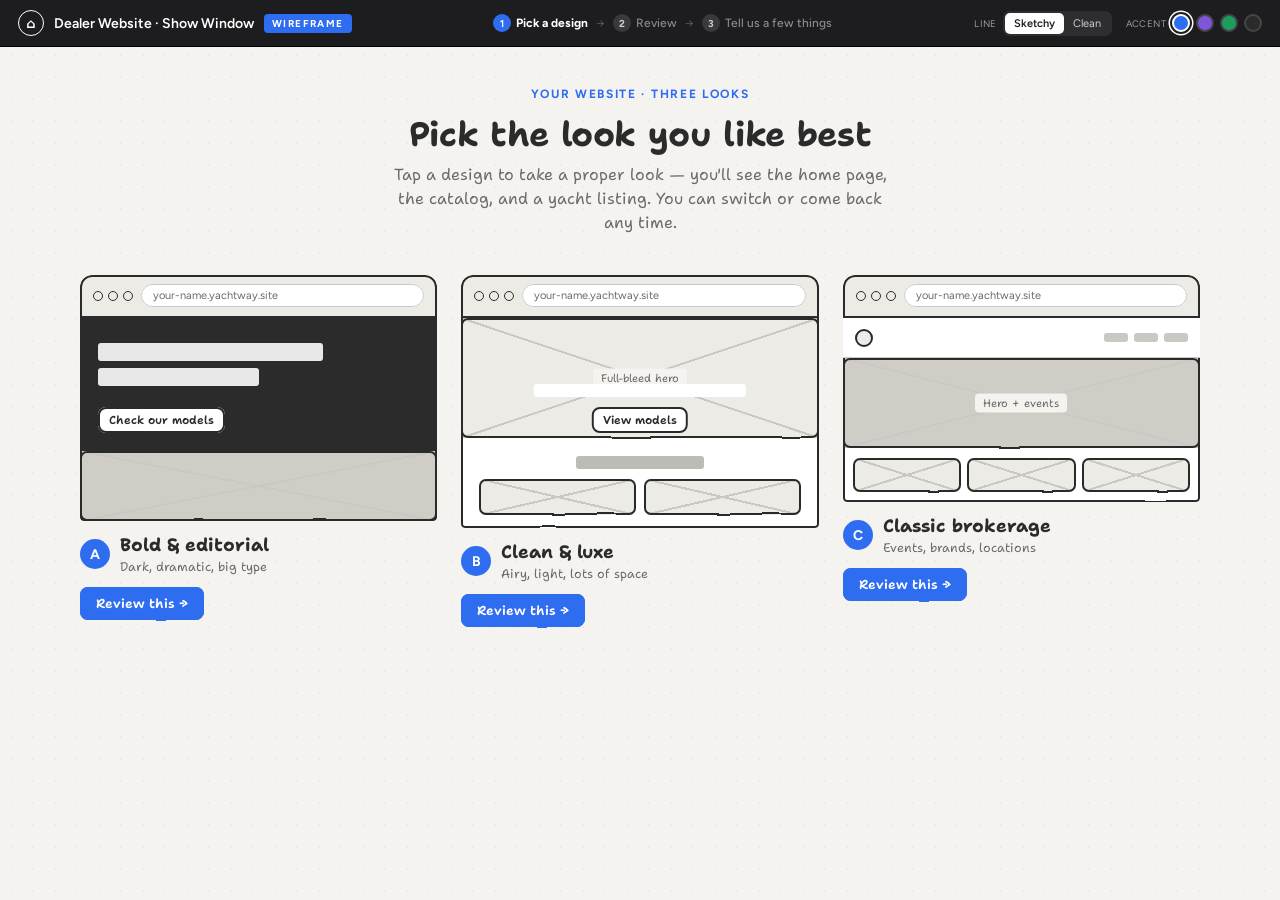
<file: Dealer Show Window Wireframe.html>
<!DOCTYPE html>
<html lang="en">
<head>
<meta charset="UTF-8">
<meta name="viewport" content="width=device-width, initial-scale=1.0">
<title>Dealer Show Window — Wireframe</title>
<link rel="stylesheet" href="wireframe.css">
</head>
<body class="sketch">

<svg class="filters" aria-hidden="true"><defs>
  <filter id="rough">
    <feTurbulence type="fractalNoise" baseFrequency="0.014" numOctaves="2" result="n"/>
    <feDisplacementMap in="SourceGraphic" in2="n" scale="2.2"/>
  </filter>
</defs></svg>

<!-- ============================ CHROME ============================ -->
<header class="chrome">
  <div class="chrome-top">
    <div class="brand">
      <span class="seal">⌂</span>
      <span>Dealer Website · Show Window</span>
      <span class="wf-pill">WIREFRAME</span>
    </div>
    <div class="crumbs">
      <span class="c on" data-crumb="pick"><span class="d">1</span>Pick a design</span>
      <span class="sep">→</span>
      <span class="c" data-crumb="review"><span class="d">2</span>Review</span>
      <span class="sep">→</span>
      <span class="c" data-crumb="config"><span class="d">3</span>Tell us a few things</span>
    </div>
    <div class="opts">
      <div class="grp"><span class="lab">Line</span>
        <div class="seg">
          <button data-line="sketch" class="on">Sketchy</button>
          <button data-line="clean">Clean</button>
        </div>
      </div>
      <div class="grp"><span class="lab">Accent</span>
        <button class="sw on" data-accent="blue" style="background:#2f6df0"></button>
        <button class="sw" data-accent="purple" style="background:#7F56D9"></button>
        <button class="sw" data-accent="green" style="background:#1b9e5a"></button>
        <button class="sw" data-accent="ink" style="background:#2b2b2b"></button>
      </div>
    </div>
  </div>
</header>

<main class="canvas">

<!-- ============================ STAGE 1 · PICK ============================ -->
<section id="pick" class="stage on">
  <div class="pick-wrap">
    <div class="eyebrow">Your website · three looks</div>
    <h1>Pick the look you like best</h1>
    <p class="sub">Tap a design to take a proper look — you'll see the home page, the catalog, and a yacht listing. You can switch or come back any time.</p>

    <div class="pick-grid">

      <!-- A -->
      <div class="pick-card" data-pick="A">
        <div class="browser">
          <div class="topbar"><div class="dots"><i></i><i></i><i></i></div><div class="urlpill">your-name.yachtway.site</div></div>
          <div class="screen" style="max-height:210px">
            <div style="background:#2b2b2b;color:#eee;padding:18px;min-height:130px;position:relative">
              <div class="bar t" style="height:18px;width:70%;background:#e8e8e8;font-style:italic"></div>
              <div class="bar t" style="height:18px;width:50%;background:#e8e8e8;margin-top:6px"></div>
              <div class="btn sm" style="margin-top:14px;background:#fff;color:#2b2b2b">Check our models</div>
            </div>
            <div class="ph dark" style="min-height:70px;border-radius:0"></div>
          </div>
        </div>
        <div class="ttl"><span class="badge">A</span><div><h3>Bold &amp; editorial</h3><p>Dark, dramatic, big type</p></div></div>
        <span class="btn accent go">Review this →</span>
      </div>

      <!-- B -->
      <div class="pick-card" data-pick="B">
        <div class="browser">
          <div class="topbar"><div class="dots"><i></i><i></i><i></i></div><div class="urlpill">your-name.yachtway.site</div></div>
          <div class="screen" style="max-height:210px">
            <div class="ph" style="min-height:120px;border-radius:0"><span class="ph-tag">Full-bleed hero</span>
              <div style="position:absolute;left:50%;top:55%;transform:translateX(-50%);text-align:center;width:74%">
                <div class="bar t w80" style="margin:0 auto;background:#fff"></div>
                <div class="row" style="gap:6px;justify-content:center;margin-top:10px"><span class="btn sm" style="background:#fff">View models</span></div>
              </div>
            </div>
            <div class="pad" style="text-align:center"><div class="bar t w40" style="margin:0 auto"></div><div class="row mt-s" style="gap:8px"><div class="ph" style="flex:1;min-height:36px"></div><div class="ph" style="flex:1;min-height:36px"></div></div></div>
          </div>
        </div>
        <div class="ttl"><span class="badge">B</span><div><h3>Clean &amp; luxe</h3><p>Airy, light, lots of space</p></div></div>
        <span class="btn accent go">Review this →</span>
      </div>

      <!-- C -->
      <div class="pick-card" data-pick="C">
        <div class="browser">
          <div class="topbar"><div class="dots"><i></i><i></i><i></i></div><div class="urlpill">your-name.yachtway.site</div></div>
          <div class="screen" style="max-height:210px">
            <div class="site-topnav" style="padding:8px 12px"><div class="brandrow"><div class="logo-dot" style="width:18px;height:18px"></div></div><div class="row" style="gap:6px"><div class="bar" style="width:24px"></div><div class="bar" style="width:24px"></div><div class="bar" style="width:24px"></div></div></div>
            <div class="ph dark" style="min-height:90px;border-radius:0"><span class="ph-tag">Hero + events</span></div>
            <div class="pad" style="padding:10px"><div class="row" style="gap:6px"><div class="ph" style="flex:1;min-height:34px"></div><div class="ph" style="flex:1;min-height:34px"></div><div class="ph" style="flex:1;min-height:34px"></div></div></div>
          </div>
        </div>
        <div class="ttl"><span class="badge">C</span><div><h3>Classic brokerage</h3><p>Events, brands, locations</p></div></div>
        <span class="btn accent go">Review this →</span>
      </div>

    </div>
  </div>
</section>

<!-- ============================ STAGE 2 · REVIEW ============================ -->
<section id="review" class="stage">

  <!-- show-window toolbar -->
  <div class="rv-bar">
    <button class="back" id="backBtn">← Back to designs</button>
    <span class="now">Viewing <b id="nowName">Design A — Bold editorial</b></span>
    <span class="spacer"></span>
    <div class="ver-seg">
      <span class="vlab">Switch design</span>
      <button data-ver="A" class="on">A</button>
      <button data-ver="B">B</button>
      <button data-ver="C">C</button>
    </div>
    <button class="btn accent" id="useTop">♥ Use this design</button>
  </div>

  <!-- the live-looking site -->
  <div class="site-frame">
    <div class="url"><div class="dots"><i></i><i></i><i></i></div><span id="urlText">your-name.yachtway.site</span></div>

    <div class="site-body" id="siteBody">
      <!-- site's own nav: switches pages -->
      <div class="site-topnav">
        <div class="brandrow"><div class="logo-dot"></div><div class="bar t" style="width:64px;margin:0"></div></div>
        <nav>
          <button data-page="home" class="on">Home</button>
          <button data-page="catalog">Catalog</button>
          <button data-page="listing">A listing</button>
        </nav>
        <span class="btn sm">Contact</span>
      </div>

      <!-- ===== PAGE: HOME (changes with version) ===== -->
      <div class="site-page on" data-page="home">

        <!-- Home A — bold editorial -->
        <div class="home-variant on" data-v="A">
          <div style="background:#2b2b2b;color:#eee;position:relative;padding:46px 30px">
            <div class="ph dark" style="position:absolute;inset:0;opacity:.35;border:0;border-radius:0"></div>
            <div style="position:relative">
              <div class="bar t" style="height:30px;width:60%;background:#e8e8e8;font-style:italic"></div>
              <div class="bar t" style="height:30px;width:44%;background:#e8e8e8;margin-top:9px"></div>
              <div class="bar t" style="height:30px;width:52%;background:#e8e8e8;margin-top:9px"></div>
              <div class="btn sm" style="margin-top:18px;background:#fff;color:#2b2b2b">Check our models</div>
            </div>
          </div>
          <div class="pad-l">
            <h2 class="sec" style="font-style:italic;font-size:20px">YACHTS FOR SALE</h2>
            <div class="wbox mt-s" style="overflow:hidden"><div class="ph dark" style="min-height:140px;border-radius:0"><span class="ph-tag">Full-bleed listing · price overlaid</span></div></div>
            <div class="wbox mt-s" style="overflow:hidden"><div class="ph dark" style="min-height:140px;border-radius:0"><span class="ph-tag">Stacked edge-to-edge</span></div></div>
            <h2 class="sec mt" style="font-style:italic;font-size:20px">YACHT MODEL RANGE</h2>
            <div class="grid mt-s" style="grid-template-columns:1fr 1fr">
              <div class="wbox pad"><div class="ph" style="min-height:64px"></div><div class="bar w60" style="margin:9px auto 0"></div></div>
              <div class="wbox pad"><div class="ph" style="min-height:64px"></div><div class="bar w60" style="margin:9px auto 0"></div></div>
            </div>
          </div>
        </div>

        <!-- Home B — clean luxe -->
        <div class="home-variant" data-v="B">
          <div class="ph" style="min-height:240px;border-radius:0"><span class="ph-tag">Full-bleed hero photo</span>
            <div style="position:absolute;left:50%;top:54%;transform:translateX(-50%);text-align:center;width:64%">
              <div class="bar t w70" style="margin:0 auto;background:#fff;height:18px"></div>
              <div class="bar w50" style="margin:9px auto 14px;background:#eee"></div>
              <div class="row" style="gap:8px;justify-content:center"><span class="btn sm" style="background:#fff">View models</span><span class="btn sm" style="background:transparent;color:#fff;border-color:#fff">Get brochure</span></div>
            </div>
          </div>
          <div class="pad-l" style="text-align:center">
            <h2 class="sec" style="font-weight:600;font-size:20px">Yachts for Sale</h2>
            <div class="row mt-s" style="gap:14px"><div class="wbox" style="flex:1;overflow:hidden"><div class="ph" style="min-height:110px"></div></div><div class="wbox" style="flex:1;overflow:hidden"><div class="ph" style="min-height:110px"></div></div></div>
            <h2 class="sec mt" style="font-weight:600;font-size:20px">Our Models</h2>
            <div class="row mt-s" style="gap:12px"><div class="ph" style="flex:1;min-height:64px"></div><div class="ph" style="flex:1;min-height:64px"></div><div class="ph" style="flex:1;min-height:64px"></div><div class="ph" style="flex:1;min-height:64px"></div></div>
          </div>
          <div class="ph dark" style="min-height:150px;border-radius:0"><span class="ph-tag">Dark feature band — “Yacht Management”</span></div>
        </div>

        <!-- Home C — classic brokerage -->
        <div class="home-variant" data-v="C">
          <div class="ph dark" style="min-height:190px;border-radius:0"><span class="ph-tag">Hero</span>
            <div class="wbox" style="position:absolute;right:18px;top:18px;width:168px;padding:12px;background:#fff"><div class="cap">Upcoming events</div><div class="row mt-s" style="gap:9px;align-items:center"><div class="wbox accentfill" style="width:34px;height:34px"></div><div style="flex:1"><div class="bar w90"></div><div class="bar w60"></div></div></div></div>
          </div>
          <div class="pad-l">
            <div class="between"><h2 class="sec" style="font-size:20px">YACHTS FOR SALE</h2><span class="btn sm">View catalog</span></div>
            <div class="row mt-s" style="gap:12px">
              <div class="wbox" style="flex:1;overflow:hidden"><div class="ph" style="min-height:80px"></div><div class="pad" style="padding:9px"><div class="bar w80"></div><div class="bar w40"></div></div></div>
              <div class="wbox" style="flex:1;overflow:hidden"><div class="ph" style="min-height:80px"></div><div class="pad" style="padding:9px"><div class="bar w80"></div><div class="bar w40"></div></div></div>
              <div class="wbox" style="flex:1;overflow:hidden"><div class="ph" style="min-height:80px"></div><div class="pad" style="padding:9px"><div class="bar w80"></div><div class="bar w40"></div></div></div>
            </div>
            <h2 class="sec mt" style="font-size:20px">UPCOMING EVENTS &amp; EXPERIENCES</h2>
            <div class="row mt-s" style="gap:12px"><div class="ph" style="flex:1;min-height:60px"></div><div class="ph" style="flex:1;min-height:60px"></div><div class="ph" style="flex:1;min-height:60px"></div></div>
            <h2 class="sec mt" style="font-size:20px">THE BUILDERS WE REPRESENT</h2>
            <div class="grid mt-s" style="grid-template-columns:repeat(4,1fr)"><div class="ph" style="min-height:44px"></div><div class="ph" style="min-height:44px"></div><div class="ph" style="min-height:44px"></div><div class="ph" style="min-height:44px"></div></div>
          </div>
        </div>

      </div>

      <!-- ===== PAGE: CATALOG (same for all 3) ===== -->
      <div class="site-page" data-page="catalog">
        <div class="pad-l">
          <div class="between"><h2 class="sec" style="font-size:22px">YACHTS FOR SALE</h2><span class="tag ghost">same on every design</span></div>
          <div class="row mt" style="gap:8px;flex-wrap:wrap">
            <span class="field" style="width:auto">Make or Model ▾</span>
            <span class="field" style="width:auto">Condition ▾</span>
            <span class="field" style="width:auto">Brand ▾</span>
            <span class="field" style="width:auto">Length ▾</span>
            <span class="field" style="width:auto">Price ▾</span>
            <span class="field" style="width:auto">Location ▾</span>
          </div>
          <div class="between mt"><span class="small muted">All vessels: 82</span><span class="small muted">Sort by: Recently listed ▾</span></div>
          <div class="grid mt" style="grid-template-columns:repeat(3,1fr)">
            <div class="wbox" style="overflow:hidden"><div class="ph" style="min-height:96px"></div><div class="pad" style="padding:11px"><div class="bar t w90"></div><div class="bar w50"></div><div class="bar t w60 mt-s"></div></div></div>
            <div class="wbox" style="overflow:hidden"><div class="ph" style="min-height:96px"></div><div class="pad" style="padding:11px"><div class="bar t w90"></div><div class="bar w50"></div><div class="bar t w60 mt-s"></div></div></div>
            <div class="wbox" style="overflow:hidden"><div class="ph" style="min-height:96px"></div><div class="pad" style="padding:11px"><div class="bar t w90"></div><div class="bar w50"></div><div class="bar t w60 mt-s"></div></div></div>
            <div class="wbox" style="overflow:hidden"><div class="ph" style="min-height:96px"></div><div class="pad" style="padding:11px"><div class="bar t w90"></div><div class="bar w50"></div><div class="bar t w60 mt-s"></div></div></div>
            <div class="wbox" style="overflow:hidden"><div class="ph" style="min-height:96px"></div><div class="pad" style="padding:11px"><div class="bar t w90"></div><div class="bar w50"></div><div class="bar t w60 mt-s"></div></div></div>
            <div class="wbox" style="overflow:hidden"><div class="ph" style="min-height:96px"></div><div class="pad" style="padding:11px"><div class="bar t w90"></div><div class="bar w50"></div><div class="bar t w60 mt-s"></div></div></div>
          </div>
          <div class="row mt" style="gap:8px;justify-content:center;align-items:center">
            <span class="small muted">← Back</span>
            <span class="chip on">1</span><span class="chip">2</span><span class="chip">3</span><span class="chip">4</span><span class="chip">5</span>
            <span class="small muted">Next →</span>
          </div>
        </div>
      </div>

      <!-- ===== PAGE: LISTING (same for all 3) ===== -->
      <div class="site-page" data-page="listing">
        <div class="pad-l">
          <div class="between mb"><span class="cap">Yacht detail</span><span class="tag ghost">same on every design</span></div>
          <div class="row" style="gap:10px">
            <div class="ph" style="flex:2;min-height:160px"><span class="ph-tag">Main photo</span></div>
            <div class="col" style="flex:1;gap:10px"><div class="ph" style="min-height:75px"></div><div class="ph" style="min-height:75px"></div></div>
          </div>
          <div class="row mt" style="gap:22px;align-items:flex-start">
            <div style="flex:2;min-width:0">
              <div class="bar t w70" style="height:18px"></div>
              <div class="row mt-s" style="gap:10px"><span class="bar t w30" style="height:16px"></span><span class="tag">Price reduced</span></div>
              <div class="row mt" style="gap:8px;flex-wrap:wrap"><span class="chip">Length</span><span class="chip">Year</span><span class="chip">Beam</span><span class="chip">Cabins</span><span class="chip">Engine hrs</span></div>
              <h2 class="sec mt">Vessel description</h2>
              <div class="bars mt-s"><div class="bar w90"></div><div class="bar w80"></div><div class="bar w90"></div><div class="bar w50"></div></div>
              <h2 class="sec mt">Range calculator</h2>
              <div class="ph mt-s" style="min-height:90px"><span class="ph-tag">Map</span></div>
              <h2 class="sec mt">3D tour</h2>
              <div class="ph mt-s" style="min-height:80px"><span class="ph-tag">Matterport</span></div>
              <h2 class="sec mt">Loan calculator</h2>
              <div class="wbox pad mt-s"><div class="bar w90"></div><div class="bar w60"></div><div class="row mt-s" style="gap:8px"><span class="chip">15 yr</span><span class="chip on">20 yr</span><span class="chip">30 yr</span></div></div>
            </div>
            <aside style="flex:1;min-width:0">
              <div class="wbox pad">
                <div class="cap">Interested?</div>
                <div class="field mt-s">Name</div>
                <div class="field mt-s">Email</div>
                <div class="field mt-s">Phone</div>
                <div class="field mt-s" style="height:54px;align-items:flex-start;padding-top:8px">Message</div>
                <div class="btn accent mt" style="width:100%;justify-content:center">Request information</div>
              </div>
            </aside>
          </div>
        </div>
      </div>

      <div class="scroll-hint">↓ scroll — it's a real site</div>
    </div>
  </div>

  <!-- choose action -->
  <div class="use-cta">
    <span class="txt">Happy with <b id="ctaName">Design A</b>? Pick it and we'll set up your site.</span>
    <button class="btn accent lg" id="useBottom">♥ Use this design →</button>
  </div>
</section>

<!-- ============================ STAGE 3 · CONFIG ============================ -->
<section id="config" class="stage">
  <div class="config-wrap">
    <div class="panel-head">
      <h1>Nice choice — <span id="cfgName">Design A</span></h1>
      <p class="lead">Last bit. A few simple questions so we can build it. Answer what you can; your account manager handles the rest.</p>
    </div>

    <div class="progress mt">
      <span class="small" style="font-family:var(--ui);font-weight:600">Almost done</span>
      <div class="track"><div class="fill-bar" style="width:80%"></div></div>
      <span class="pct">8 quick questions</span>
    </div>

    <div class="q-list">
      <div class="q-card"><div class="qhead"><div class="qnum">1</div><div class="qbody"><h3>Your company name</h3><p class="q">What should we put on the site?</p><div class="field">e.g. Vortex Yachts</div></div></div></div>

      <div class="q-card"><div class="qhead"><div class="qnum">2</div><div class="qbody"><h3>Who's our main contact?</h3><p class="q">The person we'll work with.</p><div class="field">Contact person's name</div></div></div></div>

      <div class="q-card"><div class="qhead"><div class="qnum">3</div><div class="qbody"><h3>When do you want it live?</h3><p class="q">Pick a date at least 30 days out.</p><div class="field">📅  Earliest: 1 Jul 2026</div></div></div></div>

      <div class="q-card"><div class="qhead"><div class="qnum">4</div><div class="qbody"><h3>Are you an authorised dealer?</h3><p class="q">Do you officially represent brands?</p><div class="choice"><span class="chip on">Yes</span><span class="chip">No</span></div><div class="followup"><span class="cap">Which brands?</span><div class="choice"><span class="chip">Azimut ✕</span><span class="chip">Wally ✕</span><span class="field" style="width:auto;height:30px">+ Add brand</span></div></div></div></div></div>

      <div class="q-card"><div class="qhead"><div class="qnum">5</div><div class="qbody"><h3>Show live listings on your site?</h3><p class="q">Yachts for sale, kept up to date for you.</p><div class="choice"><span class="chip on">Yes</span><span class="chip">No</span></div><div class="followup"><div class="callout" style="padding:10px 12px"><span class="ic">⟳</span><span class="small">We connect the <b>YachtWay feed</b> — listings update automatically.</span></div></div></div></div></div>

      <div class="q-card"><div class="qhead"><div class="qnum">6</div><div class="qbody"><h3>Want a Team page?</h3><p class="q">Introduce your people.</p><div class="choice"><span class="chip on">Yes</span><span class="chip">No</span></div><div class="followup"><span class="cap">How many team members?</span><div class="row" style="gap:8px;align-items:center"><span class="chip">–</span><span class="field" style="width:48px;justify-content:center">6</span><span class="chip">+</span></div></div></div></div></div>

      <div class="q-card"><div class="qhead"><div class="qnum">7</div><div class="qbody"><h3>Want a Services page?</h3><p class="q">List what you offer.</p><div class="choice"><span class="chip on">Yes</span><span class="chip">No</span></div><div class="followup"><span class="cap">Which services?</span><div class="choice"><span class="chip">Management ✕</span><span class="chip">Charter ✕</span><span class="field" style="width:auto;height:30px">+ Add</span></div></div></div></div></div>

      <div class="q-card"><div class="qhead"><div class="qnum">8</div><div class="qbody"><h3>Do you have photos &amp; video of your boats?</h3><p class="q">High-quality media we can use.</p><div class="choice"><span class="chip">Yes</span><span class="chip on">No</span></div><div class="followup"><div class="callout accentfill" style="background:var(--accent);color:#fff;padding:10px 12px"><span class="ic">⌖</span><span class="small" style="color:#fff">No problem — <b>book a YachtWay Studio shoot</b> and we'll capture it.</span></div></div></div></div></div>
    </div>

    <div class="use-cta mt" style="justify-content:center;text-align:center;flex-direction:column">
      <span class="txt">That's everything. Download your brief (PDF) and email it to your account manager yourself.</span>
      <div class="row" style="gap:10px;justify-content:center;flex-wrap:wrap">
        <span class="btn accent lg">⬇ Download brief (PDF)</span>
      </div>
      <button class="back" id="backReview" style="margin-top:4px">← Back to the designs</button>
    </div>
  </div>
</section>

</main>

<script src="wireframe.js"></script>
</body>
</html>
</file>
<file: wireframe.css>
/* ============================================================
   Dealer Show Window — low-fi wireframe styles
   Clean/utilitarian chrome + hand-drawn sketch content
   ============================================================ */

@import url('https://fonts.googleapis.com/css2?family=Shantell+Sans:wght@400;500;600;700&family=Figtree:wght@400;500;600;700&display=swap');

:root{
  --ink:#2b2b2b;
  --ink-soft:#6b6b6b;
  --line:#c9c9c4;
  --paper:#f4f3ef;
  --paper-2:#ecebe5;
  --card:#ffffff;
  --accent:#2f6df0;          /* highlighter blue (default) */
  --accent-soft:#dbe7ff;
  --fill:#2b2b2b;
  --hand:'Shantell Sans', cursive;
  --clean:'Figtree', system-ui, sans-serif;
  --ui:'Figtree', system-ui, sans-serif;
}

*{box-sizing:border-box;}
html,body{margin:0;height:100%;}
body{
  background:var(--paper);
  background-image:radial-gradient(var(--paper-2) 1.2px, transparent 1.3px);
  background-size:22px 22px;
  color:var(--ink);
  font-family:var(--hand);
  -webkit-font-smoothing:antialiased;
}
body.clean{ font-family:var(--clean); }

/* hide the svg filter host */
.filters{position:absolute;width:0;height:0;}

/* ===================== CHROME (clean) ===================== */
.chrome{
  position:sticky; top:0; z-index:50;
  display:flex; flex-direction:column; gap:9px;
  padding:10px 18px;
  background:#1d1d1f; color:#fff;
  font-family:var(--ui);
  border-bottom:1px solid #000;
}
.chrome-top{display:flex;align-items:center;justify-content:space-between;gap:18px;flex-wrap:wrap;}
.brand{display:flex;align-items:center;gap:10px;font-weight:600;font-size:14px;white-space:nowrap;}
.brand .seal{
  width:26px;height:26px;border-radius:50%;border:1.5px solid #fff;
  display:grid;place-items:center;font-size:13px;
}
.brand .wf-pill{
  font-size:10px;letter-spacing:.14em;font-weight:700;
  background:var(--accent);color:#fff;padding:3px 8px;border-radius:4px;
}
.tabs{display:flex;gap:4px;flex-wrap:wrap;border-top:1px solid #2e2e31;padding-top:9px;}
.tabs button{
  font-family:var(--ui);font-size:12.5px;font-weight:500;
  color:#cfcfd2;background:transparent;border:0;
  padding:7px 11px;border-radius:7px;cursor:pointer;white-space:nowrap;
  transition:background .12s,color .12s;
}
.tabs button:hover{background:#2e2e31;color:#fff;}
.tabs button.on{background:#fff;color:#1d1d1f;font-weight:600;}
.tabs button .n{opacity:.5;margin-right:6px;font-variant-numeric:tabular-nums;}

.opts{display:flex;align-items:center;gap:14px;font-family:var(--ui);font-size:11px;}
.opts .grp{display:flex;align-items:center;gap:6px;}
.opts .lab{color:#9a9aa0;letter-spacing:.04em;text-transform:uppercase;font-size:9.5px;}
.seg{display:flex;background:#2e2e31;border-radius:7px;padding:2px;}
.seg button{font-family:var(--ui);font-size:11px;color:#cfcfd2;background:transparent;border:0;padding:4px 9px;border-radius:5px;cursor:pointer;}
.seg button.on{background:#fff;color:#1d1d1f;font-weight:600;}
.sw{width:18px;height:18px;border-radius:50%;border:2px solid #45454a;cursor:pointer;padding:0;}
.sw.on{border-color:#fff;box-shadow:0 0 0 2px #1d1d1f,0 0 0 3.5px #fff;}

/* ===================== CANVAS ===================== */
.canvas{padding:40px clamp(16px,4vw,64px) 120px;}
.panel{display:none;max-width:1180px;margin:0 auto;}
.panel.on{display:block;animation:fade .18s ease-out;}
@keyframes fade{from{opacity:0;transform:translateY(6px);}to{opacity:1;transform:none;}}

.panel-head{margin-bottom:8px;}
.panel-head h1{font-size:30px;margin:0;font-weight:700;letter-spacing:-.01em;}
.panel-head p{margin:6px 0 0;font-size:15px;color:var(--ink-soft);max-width:60ch;line-height:1.5;}
.panel-sep{height:2px;background:var(--line);border:0;margin:18px 0 30px;border-radius:2px;filter:url(#rough);}
body.clean .panel-sep{filter:none;}

/* ===================== SKETCH PRIMITIVES ===================== */
.wbox{position:relative;background:var(--card);border-radius:7px;}
.sketch .wbox::after{
  content:"";position:absolute;inset:0;pointer-events:none;
  border:2px solid var(--ink);border-radius:7px;filter:url(#rough);
}
.clean .wbox{border:1.5px solid var(--ink);border-radius:5px;}

.wbox.fill{background:var(--fill);color:#f4f3ef;}
.wbox.soft{background:var(--paper-2);}
.wbox.accentfill{background:var(--accent);color:#fff;}
.sketch .wbox.accentfill::after{border-color:var(--accent);}

/* image placeholder with crossed diagonals */
.ph{
  position:relative;border-radius:7px;background:var(--paper-2);
  background-image:
    linear-gradient(to top right, transparent calc(50% - 1px), var(--line) calc(50% - 1px), var(--line) calc(50% + 1px), transparent calc(50% + 1px)),
    linear-gradient(to bottom right, transparent calc(50% - 1px), var(--line) calc(50% - 1px), var(--line) calc(50% + 1px), transparent calc(50% + 1px));
  min-height:60px;
}
.sketch .ph::after{
  content:"";position:absolute;inset:0;pointer-events:none;
  border:2px solid var(--ink);border-radius:7px;filter:url(#rough);
}
.clean .ph{border:1.5px solid var(--ink);}
.ph.dark{background-color:#cfcdc6;}
.ph .ph-tag{
  position:absolute;left:50%;top:50%;transform:translate(-50%,-50%);
  background:var(--paper);padding:2px 8px;border-radius:4px;
  font-size:11px;color:var(--ink-soft);white-space:nowrap;
}

/* text bars */
.bar{height:9px;background:var(--line);border-radius:3px;margin:7px 0;}
.bar.t{height:13px;background:#bcbcb6;}
.bar.w90{width:90%;}.bar.w80{width:80%;}.bar.w70{width:70%;}
.bar.w60{width:60%;}.bar.w50{width:50%;}.bar.w40{width:40%;}.bar.w30{width:30%;}
.bars{display:flex;flex-direction:column;gap:0;}

/* buttons / pills / tags */
.btn{
  display:inline-flex;align-items:center;gap:7px;
  font-family:inherit;font-size:13px;font-weight:600;
  padding:8px 16px;border-radius:8px;background:var(--card);color:var(--ink);
  position:relative;cursor:default;
}
.sketch .btn::after{content:"";position:absolute;inset:0;border:2px solid var(--ink);border-radius:8px;filter:url(#rough);pointer-events:none;}
.clean .btn{border:1.5px solid var(--ink);}
.btn.solid{background:var(--ink);color:var(--paper);}
.btn.accent{background:var(--accent);color:#fff;}
.sketch .btn.accent::after{border-color:var(--accent);}
.btn.sm{font-size:11.5px;padding:5px 11px;}
.btn.lg{font-size:15px;padding:11px 22px;}

.tag{
  display:inline-block;font-size:11px;font-weight:600;letter-spacing:.04em;
  padding:3px 9px;border-radius:999px;background:var(--accent-soft);color:var(--accent);
}
.tag.ghost{background:transparent;border:1.5px dashed var(--line);color:var(--ink-soft);}

/* annotation callouts (handwritten) */
.note{
  display:flex;align-items:flex-start;gap:7px;
  font-family:var(--hand);color:var(--accent);font-size:14px;line-height:1.3;
  font-weight:600;
}
.note .arrow{font-size:18px;line-height:1;transform:translateY(-1px);}
body.annotations-off .note{display:none !important;}

/* generic layout helpers */
.row{display:flex;gap:18px;}
.row.wrap{flex-wrap:wrap;}
.col{display:flex;flex-direction:column;gap:14px;}
.grid{display:grid;gap:16px;}
.center{display:flex;align-items:center;justify-content:center;}
.between{display:flex;align-items:center;justify-content:space-between;gap:12px;}
.mt{margin-top:18px;}.mt-s{margin-top:10px;}.mb{margin-bottom:18px;}
.pad{padding:18px;}.pad-l{padding:26px;}
.muted{color:var(--ink-soft);}
.small{font-size:12.5px;}
.label-hand{font-family:var(--hand);font-weight:600;}
h2.sec{font-size:18px;margin:0 0 4px;font-weight:700;}
.cap{font-size:11px;letter-spacing:.12em;text-transform:uppercase;color:var(--ink-soft);font-weight:600;}

/* ===================== BROWSER / LAPTOP FRAME ===================== */
.device{margin:0 auto;max-width:920px;}
.browser{position:relative;background:var(--card);border-radius:12px 12px 4px 4px;overflow:hidden;}
.sketch .browser::after{content:"";position:absolute;inset:0;border:2.5px solid var(--ink);border-radius:12px 12px 4px 4px;filter:url(#rough);pointer-events:none;}
.clean .browser{border:2px solid var(--ink);}
.browser .topbar{
  display:flex;align-items:center;gap:8px;padding:9px 13px;
  background:var(--paper-2);border-bottom:2px solid var(--ink);
}
.dots{display:flex;gap:5px;}
.dots i{width:10px;height:10px;border-radius:50%;border:1.5px solid var(--ink);display:block;}
.urlpill{
  flex:1;background:var(--card);border-radius:999px;font-size:11px;color:var(--ink-soft);
  padding:5px 12px;position:relative;font-family:var(--ui);
}
.sketch .urlpill::after{content:"";position:absolute;inset:0;border:1.5px solid var(--line);border-radius:999px;filter:url(#rough);}
.clean .urlpill{border:1.5px solid var(--line);}
.screen{position:relative;background:var(--card);max-height:560px;overflow:hidden;}
.screen .scroll-hint{
  position:absolute;right:8px;bottom:8px;font-size:11px;color:var(--ink-soft);
  background:var(--paper);padding:3px 9px;border-radius:999px;font-family:var(--ui);
  border:1.5px dashed var(--line);
}
.laptop-base{height:13px;background:var(--paper-2);border-radius:0 0 14px 14px;position:relative;max-width:1000px;margin:0 auto;}
.sketch .laptop-base::after{content:"";position:absolute;inset:0;border:2px solid var(--ink);border-top:0;border-radius:0 0 14px 14px;filter:url(#rough);}
.clean .laptop-base{border:2px solid var(--ink);border-top:0;}
.laptop-notch{width:90px;height:6px;background:var(--ink);border-radius:0 0 6px 6px;margin:0 auto;}

/* mini site nav inside a screen */
.site-nav{display:flex;align-items:center;justify-content:space-between;padding:12px 18px;border-bottom:1.5px solid var(--line);}
.site-nav .links{display:flex;gap:14px;}
.site-nav .links .bar{width:42px;margin:0;height:8px;}
.logo-dot{width:24px;height:24px;border-radius:50%;background:var(--paper-2);position:relative;}
.sketch .logo-dot::after{content:"";position:absolute;inset:0;border:2px solid var(--ink);border-radius:50%;filter:url(#rough);}
.clean .logo-dot{border:2px solid var(--ink);}

/* floating A/B/C switcher */
.abc-float{
  position:absolute;left:50%;bottom:16px;transform:translateX(-50%);z-index:5;
  display:flex;align-items:center;gap:4px;background:var(--card);
  padding:6px;border-radius:999px;box-shadow:0 6px 22px rgba(0,0,0,.16);
}
.sketch .abc-float::after{content:"";position:absolute;inset:0;border:2px solid var(--ink);border-radius:999px;filter:url(#rough);pointer-events:none;}
.clean .abc-float{border:2px solid var(--ink);}
.abc-float .opt{
  font-family:var(--ui);font-weight:700;font-size:13px;color:var(--ink-soft);
  width:34px;height:34px;border-radius:999px;display:grid;place-items:center;cursor:pointer;border:0;background:transparent;
}
.abc-float .opt.on{background:var(--accent);color:#fff;}
.abc-float .lbl{font-family:var(--ui);font-size:11px;color:var(--ink-soft);padding:0 8px 0 4px;}

/* chosen ribbon */
.chosen-ribbon{
  display:inline-flex;align-items:center;gap:7px;font-family:var(--ui);font-weight:700;font-size:12px;
  color:#1b7f4b;background:#dcf5e6;padding:5px 12px;border-radius:999px;
}

/* ===================== FLOW MAP ===================== */
.flowmap{display:flex;align-items:stretch;gap:0;flex-wrap:wrap;}
.flow-step{flex:1;min-width:150px;position:relative;}
.flow-card{background:var(--card);border-radius:9px;padding:16px 14px;height:100%;position:relative;}
.sketch .flow-card::after{content:"";position:absolute;inset:0;border:2px solid var(--ink);border-radius:9px;filter:url(#rough);pointer-events:none;}
.clean .flow-card{border:2px solid var(--ink);}
.flow-card .step-n{font-family:var(--ui);font-weight:700;font-size:11px;color:var(--accent);letter-spacing:.1em;}
.flow-card h3{margin:6px 0 6px;font-size:16px;font-weight:700;line-height:1.2;}
.flow-card p{margin:0;font-size:12.5px;color:var(--ink-soft);line-height:1.4;}
.flow-arrow{align-self:center;font-size:26px;color:var(--ink-soft);padding:0 6px;}

/* ===================== STEP CARDS (configurator) ===================== */
.steps-grid{display:grid;grid-template-columns:repeat(auto-fill,minmax(248px,1fr));gap:18px;}
.step{background:var(--card);border-radius:10px;padding:18px;position:relative;}
.sketch .step::after{content:"";position:absolute;inset:0;border:2px solid var(--ink);border-radius:10px;filter:url(#rough);pointer-events:none;}
.clean .step{border:2px solid var(--ink);}
.step .num{
  width:30px;height:30px;border-radius:50%;background:var(--accent);color:#fff;
  font-family:var(--ui);font-weight:700;font-size:14px;display:grid;place-items:center;margin-bottom:10px;
}
.step h3{margin:0 0 4px;font-size:15px;font-weight:700;}
.step .q{font-size:13px;color:var(--ink-soft);line-height:1.4;margin:0 0 12px;}
.choice{display:flex;gap:8px;flex-wrap:wrap;}
.chip{font-family:var(--ui);font-size:12px;font-weight:600;padding:6px 13px;border-radius:999px;background:var(--paper-2);color:var(--ink);position:relative;}
.sketch .chip::after{content:"";position:absolute;inset:0;border:1.5px solid var(--ink);border-radius:999px;filter:url(#rough);}
.clean .chip{border:1.5px solid var(--ink);}
.chip.on{background:var(--accent);color:#fff;}
.sketch .chip.on::after{border-color:var(--accent);}
.field{height:34px;border-radius:7px;background:var(--paper);position:relative;display:flex;align-items:center;padding:0 12px;font-family:var(--ui);font-size:12px;color:var(--ink-soft);}
.sketch .field::after{content:"";position:absolute;inset:0;border:1.5px solid var(--ink);border-radius:7px;filter:url(#rough);}
.clean .field{border:1.5px solid var(--ink);}
.followup{margin-top:11px;padding-top:11px;border-top:1.5px dashed var(--line);}
.followup .cap{display:block;margin-bottom:7px;}

/* progress bar (configurator) */
.progress{display:flex;align-items:center;gap:8px;margin:6px 0 26px;font-family:var(--ui);}
.progress .track{flex:1;height:10px;background:var(--paper-2);border-radius:999px;position:relative;overflow:hidden;}
.sketch .progress .track::after{content:"";position:absolute;inset:0;border:1.5px solid var(--ink);border-radius:999px;filter:url(#rough);}
.clean .progress .track{border:1.5px solid var(--ink);}
.progress .fill-bar{height:100%;width:62%;background:var(--accent);border-radius:999px;}
.progress .pct{font-size:12px;font-weight:700;color:var(--accent);}

/* notes drawer mock */
.notes-drawer{position:relative;background:var(--card);border-radius:10px;padding:18px;}
.sketch .notes-drawer::after{content:"";position:absolute;inset:0;border:2px dashed var(--accent);border-radius:10px;filter:url(#rough);pointer-events:none;}
.clean .notes-drawer{border:2px dashed var(--accent);}
.notes-area{min-height:90px;border-radius:7px;background:var(--paper);position:relative;padding:12px;font-family:var(--ui);font-size:12.5px;color:var(--ink-soft);line-height:1.9;}
.notes-area::after{content:"";position:absolute;left:12px;right:12px;top:34px;height:1px;background:repeating-linear-gradient(var(--line) 0 1px,transparent 1px 26px);}

/* callout strip */
.callout{display:flex;align-items:center;gap:12px;background:var(--accent-soft);border-radius:9px;padding:13px 16px;font-size:13.5px;color:var(--ink);line-height:1.4;}
.callout .ic{font-size:20px;}

/* responsive */
@media(max-width:760px){
  .row{flex-direction:column;}
  .flow-arrow{transform:rotate(90deg);}
  .tabs{order:3;width:100%;}
  .chrome{flex-wrap:wrap;}
}

/* ============================================================
   SIMPLIFIED 3-STAGE FLOW  (pick → review → config)
   ============================================================ */
.stage{display:none;}
.stage.on{display:block;animation:fade .2s ease-out;}

/* progress crumb in chrome */
.crumbs{display:flex;align-items:center;gap:8px;font-family:var(--ui);font-size:12px;}
.crumbs .c{color:#8a8a90;font-weight:500;}
.crumbs .c.on{color:#fff;font-weight:700;}
.crumbs .c .d{display:inline-grid;place-items:center;width:18px;height:18px;border-radius:50%;background:#3a3a3e;color:#cfcfd2;font-size:10px;font-weight:700;margin-right:5px;}
.crumbs .c.on .d{background:var(--accent);color:#fff;}
.crumbs .sep{color:#55555a;}

/* ---------- PICK stage ---------- */
.pick-wrap{max-width:1120px;margin:0 auto;text-align:center;}
.pick-wrap .eyebrow{font-family:var(--ui);font-weight:700;font-size:12px;letter-spacing:.14em;text-transform:uppercase;color:var(--accent);}
.pick-wrap h1{font-size:34px;margin:10px 0 6px;font-weight:700;letter-spacing:-.01em;}
.pick-wrap .sub{font-size:16px;color:var(--ink-soft);margin:0 auto;max-width:46ch;line-height:1.5;}
.pick-grid{display:grid;grid-template-columns:repeat(3,1fr);gap:24px;margin-top:40px;text-align:left;}
@media(max-width:860px){.pick-grid{grid-template-columns:1fr;max-width:420px;margin-left:auto;margin-right:auto;}}
.pick-card{cursor:pointer;transition:transform .15s;display:flex;flex-direction:column;gap:12px;}
.pick-card:hover{transform:translateY(-5px);}
.pick-card:hover .browser::after{border-color:var(--accent);}
.pick-card .badge{display:inline-grid;place-items:center;width:30px;height:30px;border-radius:50%;background:var(--accent);color:#fff;font-family:var(--ui);font-weight:700;font-size:14px;}
.pick-card .ttl{display:flex;align-items:center;gap:10px;}
.pick-card .ttl h3{margin:0;font-size:18px;font-weight:700;}
.pick-card .ttl p{margin:1px 0 0;font-size:12.5px;color:var(--ink-soft);}
.pick-card .go{align-self:flex-start;}

/* ---------- REVIEW stage ---------- */
.rv-bar{
  display:flex;align-items:center;gap:14px;flex-wrap:wrap;
  background:var(--card);border-radius:11px;padding:11px 14px;margin-bottom:20px;position:relative;
}
.sketch .rv-bar::after{content:"";position:absolute;inset:0;border:2px solid var(--ink);border-radius:11px;filter:url(#rough);pointer-events:none;}
.clean .rv-bar{border:2px solid var(--ink);}
.rv-bar .back{display:inline-flex;align-items:center;gap:6px;font-family:var(--ui);font-weight:600;font-size:13px;color:var(--ink);cursor:pointer;background:none;border:0;}
.rv-bar .back:hover{color:var(--accent);}
.rv-bar .now{font-family:var(--ui);font-size:13px;color:var(--ink-soft);}
.rv-bar .now b{color:var(--ink);}
.rv-bar .spacer{flex:1;}
.ver-seg{display:flex;align-items:center;gap:4px;background:var(--paper-2);border-radius:999px;padding:4px;position:relative;}
.sketch .ver-seg::after{content:"";position:absolute;inset:0;border:1.5px solid var(--ink);border-radius:999px;filter:url(#rough);}
.clean .ver-seg{border:1.5px solid var(--ink);}
.ver-seg .vlab{font-family:var(--ui);font-size:11px;font-weight:600;color:var(--ink-soft);padding:0 6px 0 8px;}
.ver-seg button{font-family:var(--ui);font-weight:700;font-size:13px;color:var(--ink-soft);width:30px;height:30px;border-radius:999px;border:0;background:transparent;cursor:pointer;}
.ver-seg button.on{background:var(--accent);color:#fff;}

/* site preview frame */
.site-frame{position:relative;background:var(--card);border-radius:10px;overflow:hidden;}
.sketch .site-frame::after{content:"";position:absolute;inset:0;border:2.5px solid var(--ink);border-radius:10px;filter:url(#rough);pointer-events:none;z-index:3;}
.clean .site-frame{border:2.5px solid var(--ink);}
.site-frame .url{display:flex;align-items:center;gap:8px;padding:8px 12px;background:var(--paper-2);border-bottom:2px solid var(--ink);font-family:var(--ui);font-size:11px;color:var(--ink-soft);}
.site-frame .url .dots{display:flex;gap:5px;}
.site-frame .url .dots i{width:9px;height:9px;border-radius:50%;border:1.5px solid var(--ink);}
.site-body{position:relative;max-height:600px;overflow-y:auto;}
.site-body::-webkit-scrollbar{width:9px;}
.site-body::-webkit-scrollbar-thumb{background:var(--line);border-radius:9px;}

/* the site's OWN nav (clickable Home/Catalog/Listing) */
.site-topnav{display:flex;align-items:center;justify-content:space-between;padding:13px 20px;border-bottom:1.5px solid var(--line);position:sticky;top:0;background:var(--card);z-index:2;}
.site-topnav.dark{background:#2b2b2b;border-bottom-color:#555;}
.site-topnav .brandrow{display:flex;align-items:center;gap:9px;}
.site-topnav nav{display:flex;gap:6px;}
.site-topnav nav button{font-family:var(--ui);font-weight:600;font-size:13px;color:var(--ink-soft);background:none;border:0;padding:6px 12px;border-radius:7px;cursor:pointer;}
.site-topnav nav button:hover{background:var(--paper-2);color:var(--ink);}
.site-topnav nav button.on{background:var(--ink);color:var(--card);}
.site-topnav.dark nav button{color:#bbb;}
.site-topnav.dark nav button:hover{background:#3a3a3a;color:#fff;}
.site-topnav.dark nav button.on{background:#fff;color:#2b2b2b;}

.site-page{display:none;}
.site-page.on{display:block;}
.home-variant{display:none;}
.home-variant.on{display:block;}

/* sticky "use this design" action under the preview */
.use-cta{display:flex;align-items:center;justify-content:space-between;gap:16px;flex-wrap:wrap;background:var(--accent-soft);border-radius:11px;padding:14px 18px;margin-top:18px;}
.use-cta .txt{font-family:var(--ui);font-size:14px;color:var(--ink);}
.use-cta .txt b{font-weight:700;}

/* ---------- CONFIG stage ---------- */
.config-wrap{max-width:760px;margin:0 auto;}
.config-wrap .lead{font-size:15px;color:var(--ink-soft);line-height:1.5;margin:0 0 8px;max-width:60ch;}
.q-list{display:flex;flex-direction:column;gap:16px;margin-top:8px;}
.q-card{background:var(--card);border-radius:11px;padding:18px 20px;position:relative;}
.sketch .q-card::after{content:"";position:absolute;inset:0;border:2px solid var(--ink);border-radius:11px;filter:url(#rough);pointer-events:none;}
.clean .q-card{border:2px solid var(--ink);}
.q-card .qhead{display:flex;align-items:flex-start;gap:14px;}
.q-card .qnum{flex-shrink:0;width:30px;height:30px;border-radius:50%;background:var(--paper-2);color:var(--ink);font-family:var(--ui);font-weight:700;font-size:14px;display:grid;place-items:center;position:relative;}
.sketch .q-card .qnum::after{content:"";position:absolute;inset:0;border:1.5px solid var(--ink);border-radius:50%;filter:url(#rough);}
.clean .q-card .qnum{border:1.5px solid var(--ink);}
.q-card .qbody{flex:1;}
.q-card h3{margin:3px 0 3px;font-size:16px;font-weight:700;}
.q-card .q{font-size:13px;color:var(--ink-soft);margin:0 0 12px;line-height:1.4;}
</file>
